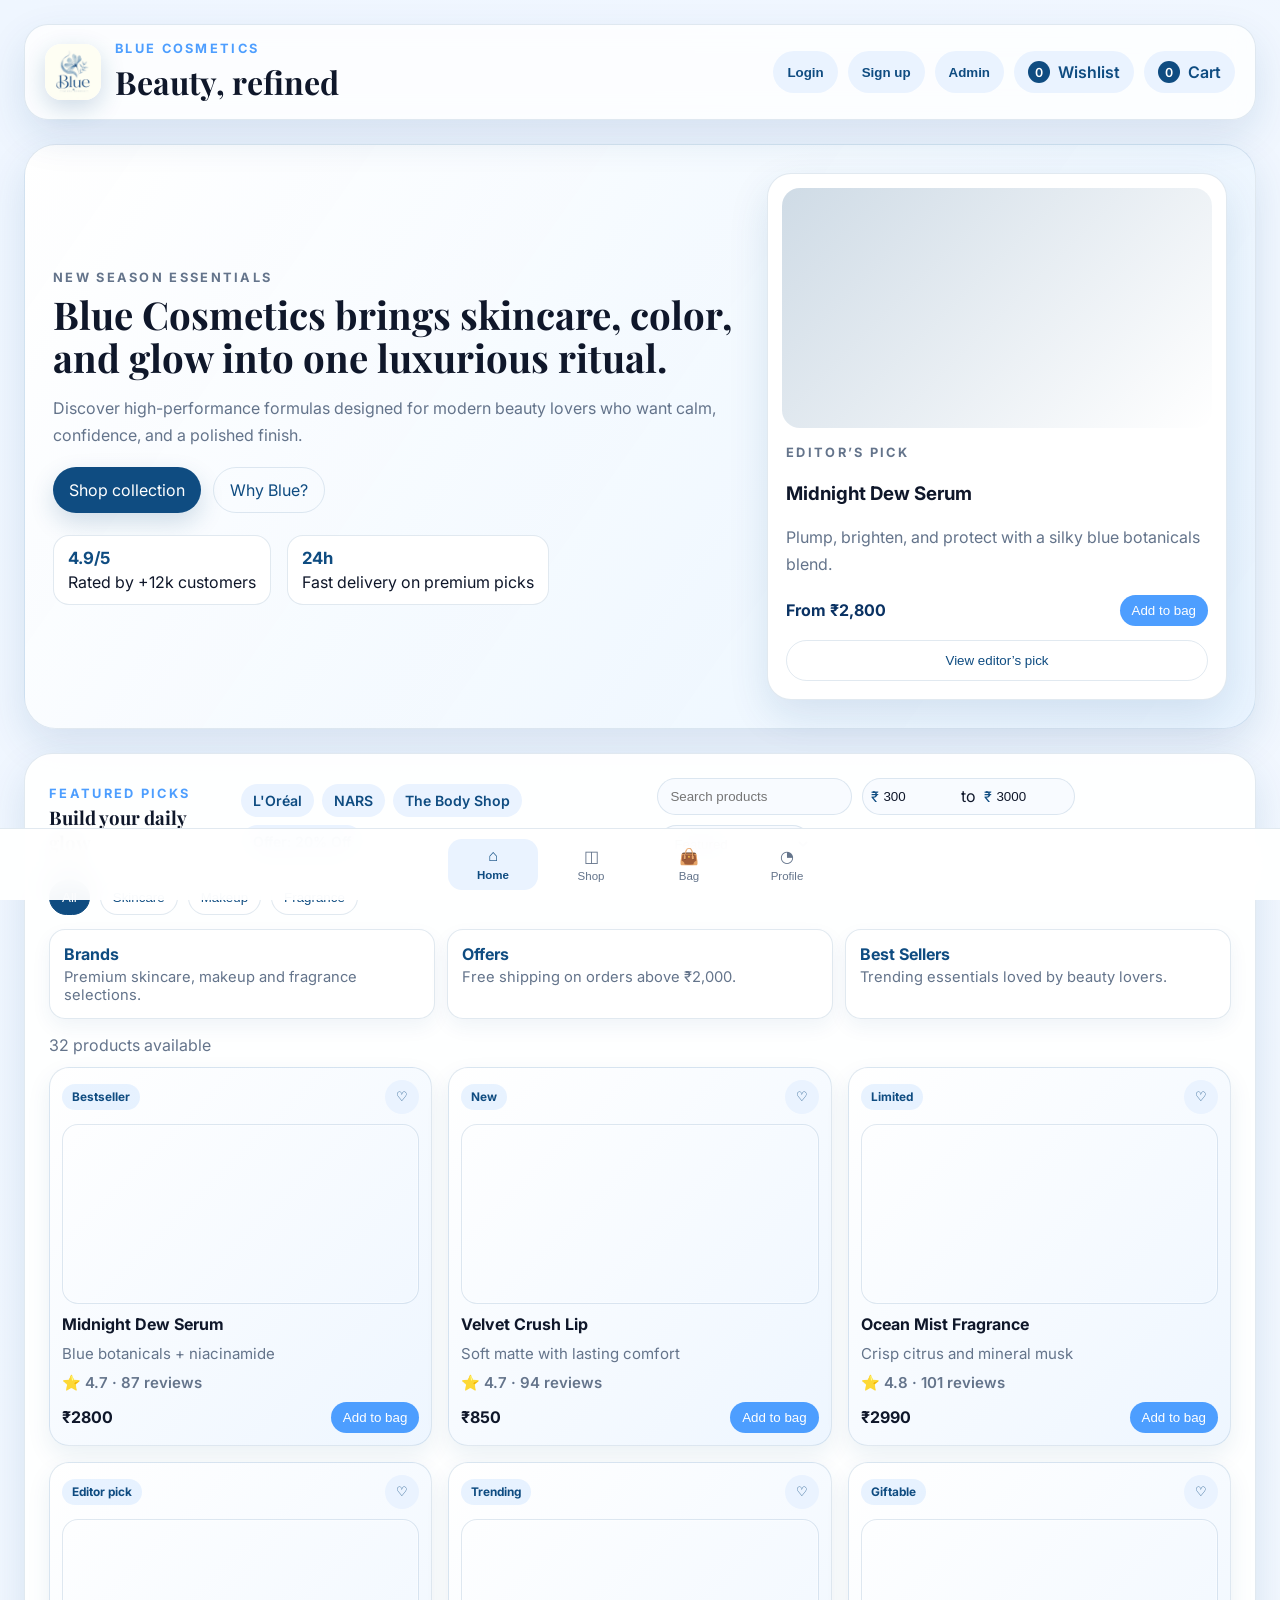
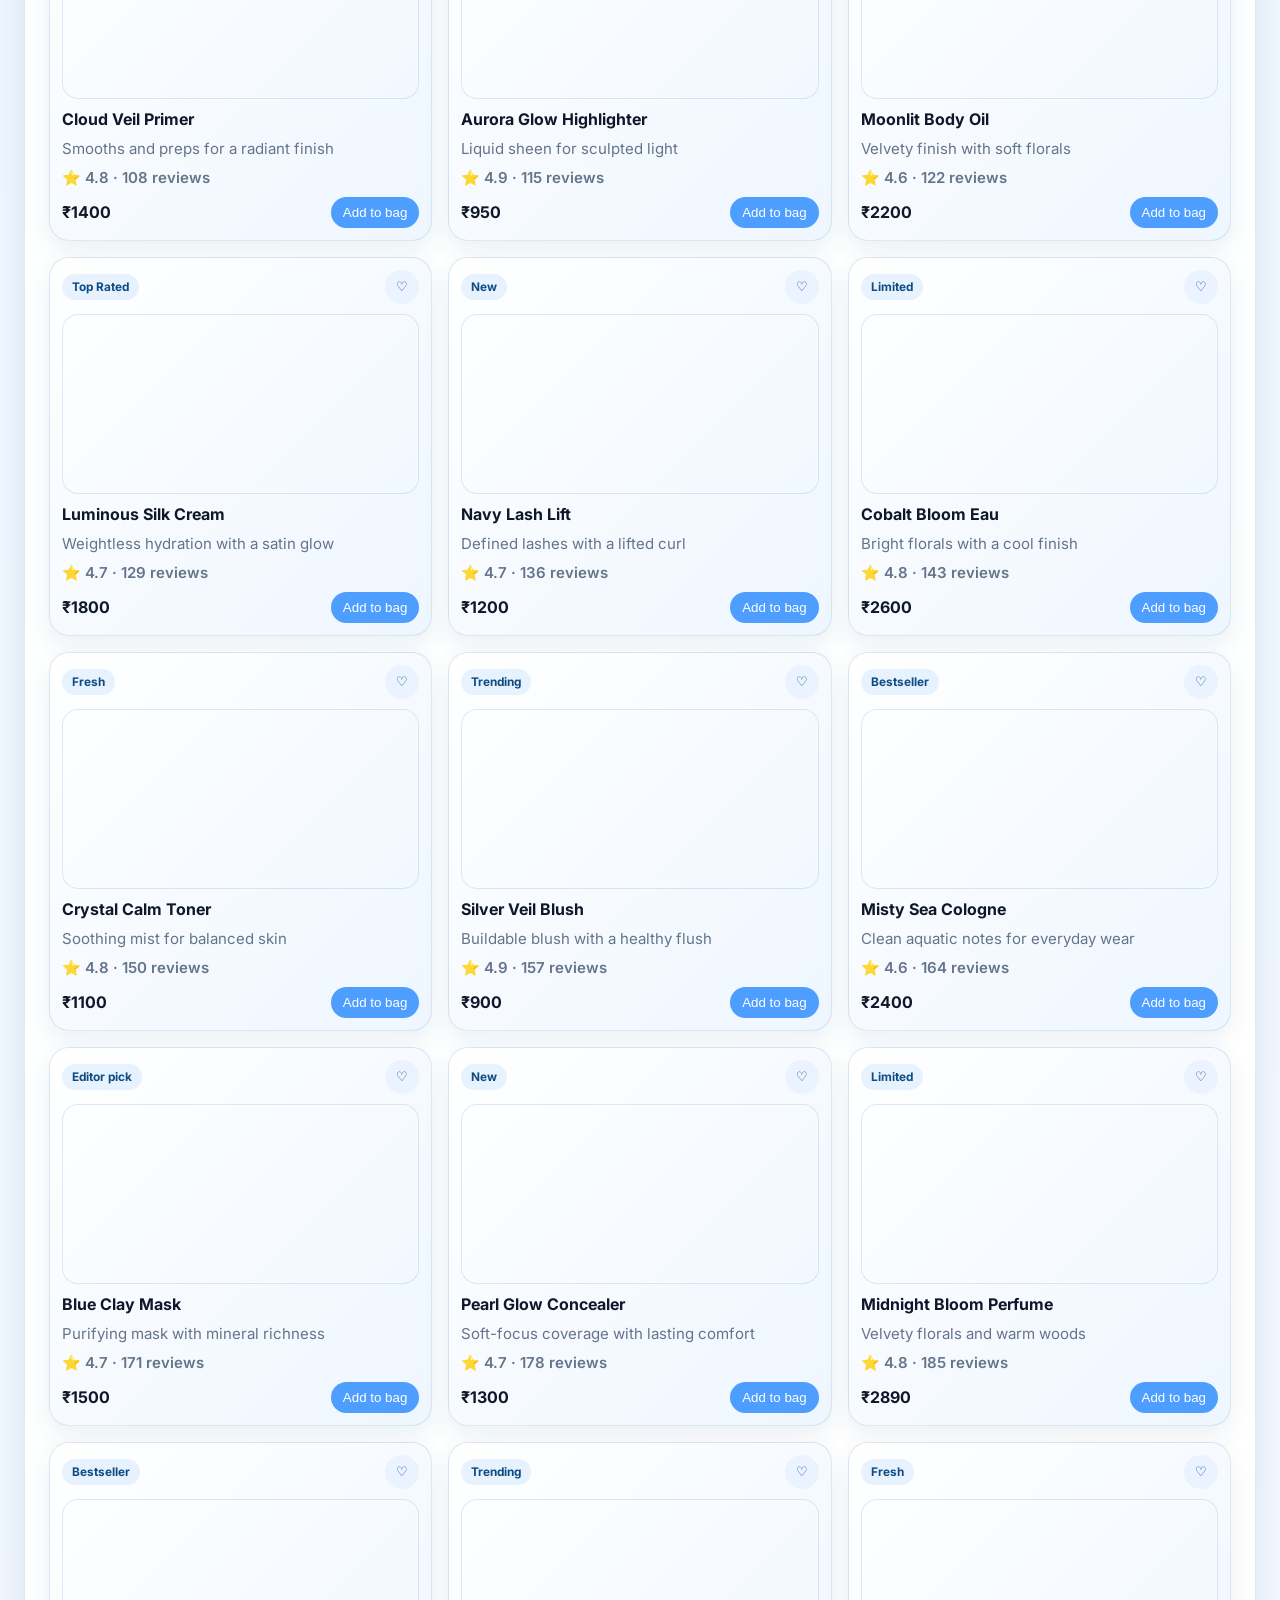
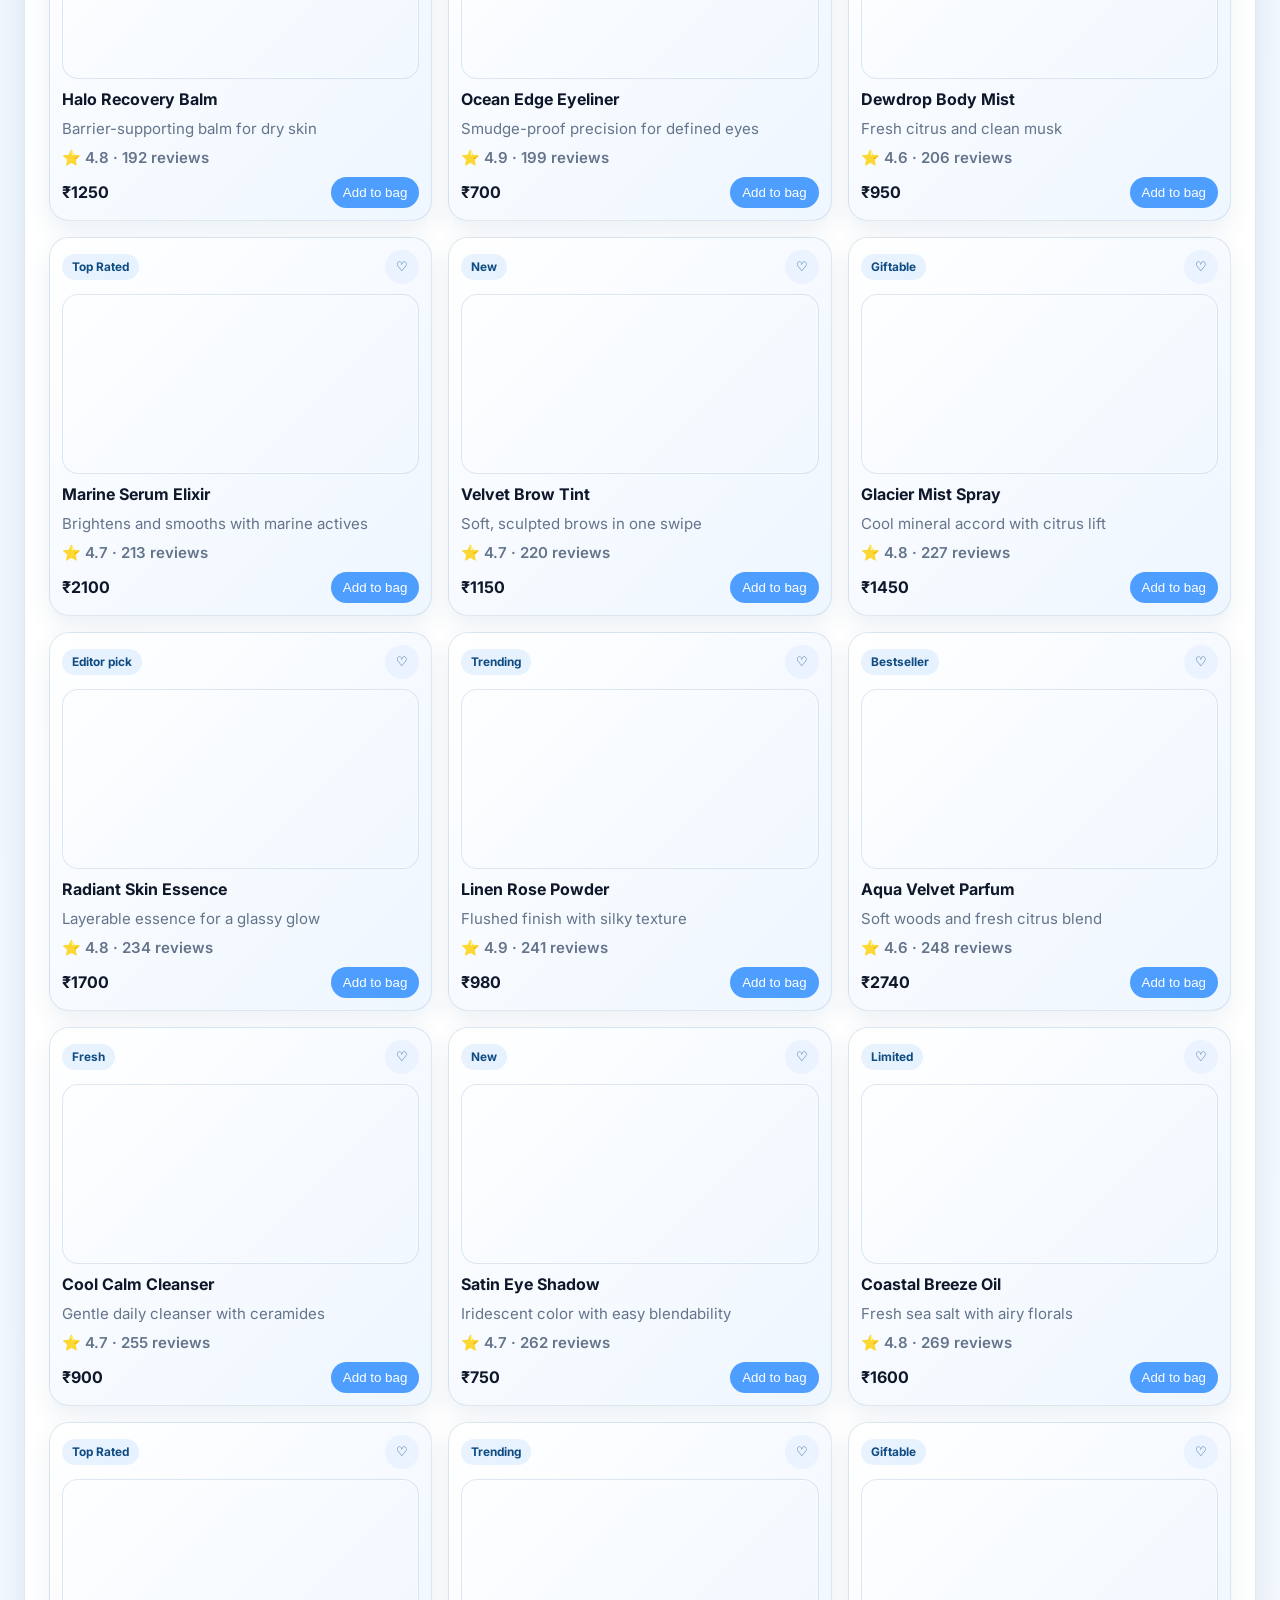
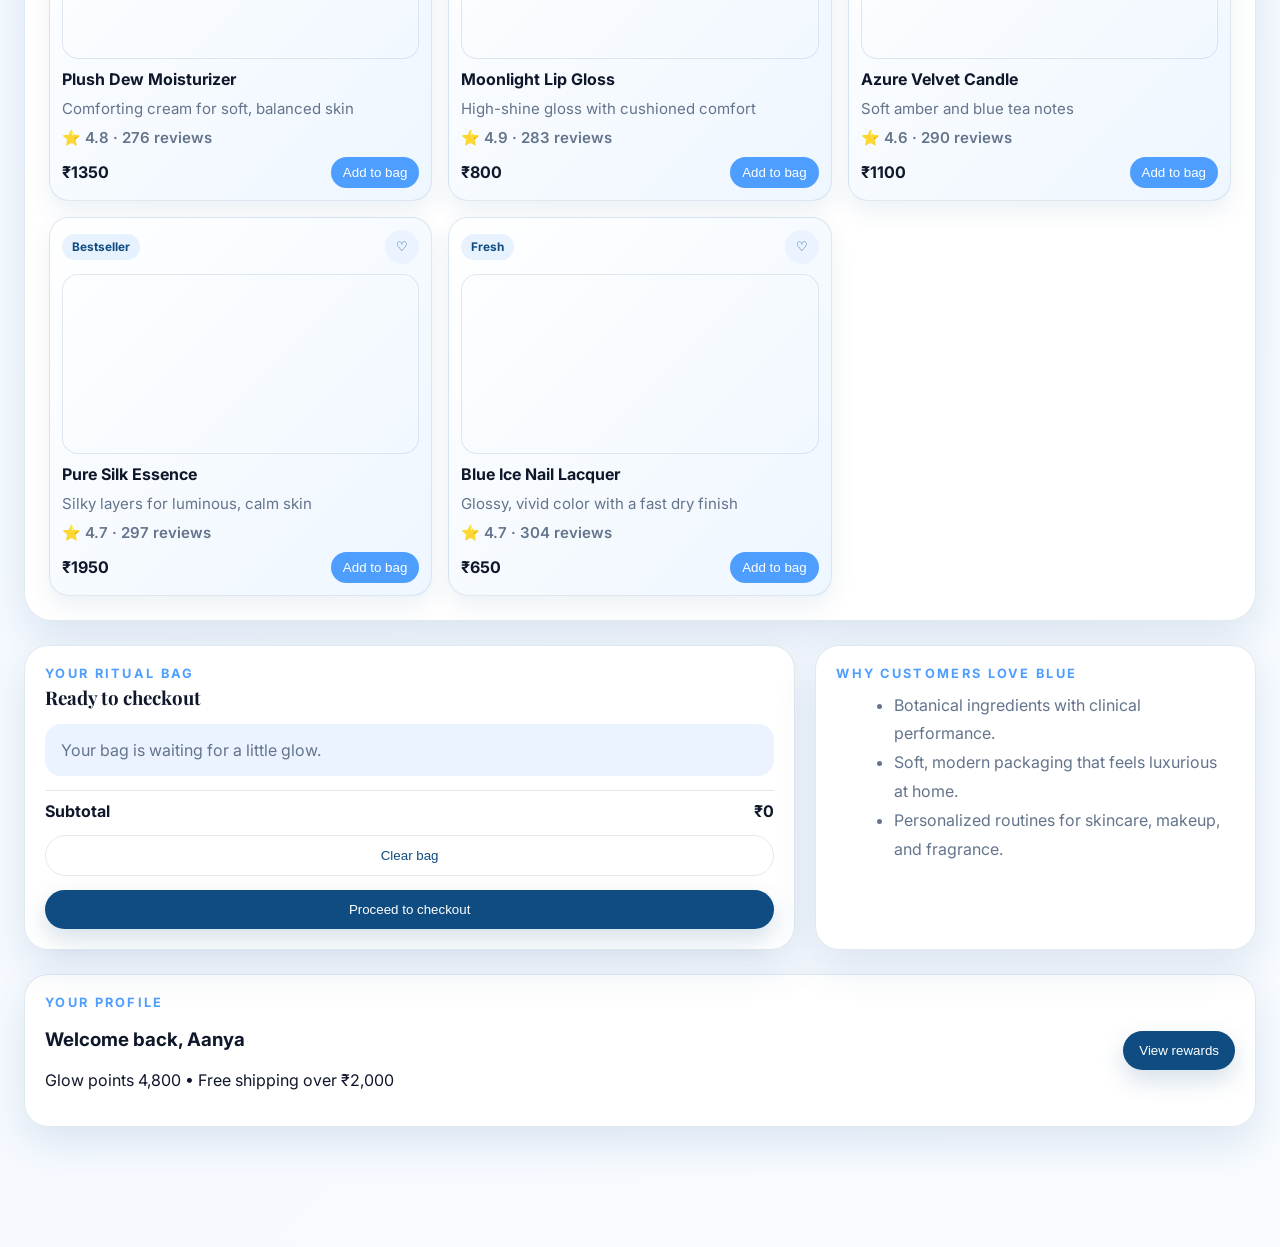
<file: index.html>
<!DOCTYPE html>
<html lang="en">
  <head>
    <meta charset="UTF-8" />
    <meta name="viewport" content="width=device-width, initial-scale=1.0" />
    <title>Blue Cosmetics</title>
    <link rel="preconnect" href="https://fonts.googleapis.com" />
    <link rel="preconnect" href="https://fonts.gstatic.com" crossorigin />
    <link
      href="https://fonts.googleapis.com/css2?family=Inter:wght@400;500;600;700&family=Playfair+Display:wght@600;700&display=swap"
      rel="stylesheet"
    />
    <link rel="stylesheet" href="styles.css" />
    <link rel="manifest" href="manifest.json" />
    <meta name="theme-color" content="#2563eb" />
  </head>
  <body>
    <div class="page-shell">
      <header class="topbar">
        <div class="brand">
          <img src="blue log.png" alt="Blue Cosmetics logo" />
          <div>
            <p class="eyebrow">Blue Cosmetics</p>
            <h1>Beauty, refined</h1>
          </div>
        </div>
        <div class="top-actions">
          <button class="pill action-pill" data-action="open-auth" data-mode="login">Login</button>
          <button class="pill action-pill" data-action="open-auth" data-mode="signup">Sign up</button>
          <button class="pill action-pill" data-action="open-admin">Admin</button>
          <div class="pill">
            <span id="wishlistCount">0</span>
            Wishlist
          </div>
          <div class="pill">
            <span id="cartCount">0</span>
            Cart
          </div>
        </div>
      </header>

      <div id="toast" class="toast" aria-live="polite"></div>

      <div id="authModal" class="modal hidden" aria-hidden="true">
        <div class="modal-card">
          <button class="modal-close" data-action="close-modal" aria-label="Close">×</button>
          <div class="modal-tabs">
            <button class="modal-tab active" data-auth-tab="login">Login</button>
            <button class="modal-tab" data-auth-tab="signup">Sign up</button>
          </div>
          <form class="auth-form">
            <input id="signupName" class="hidden" type="text" placeholder="Full name" />
            <input id="authEmail" type="email" placeholder="Email" />
            <input id="authPassword" type="password" placeholder="Password" />
            <input id="authConfirm" class="hidden" type="password" placeholder="Confirm password" />
            <button class="primary-btn full" type="button" data-action="auth-submit">Continue</button>
          </form>
        </div>
      </div>

      <div id="checkoutModal" class="modal hidden" aria-hidden="true">
        <div class="modal-card checkout-card">
          <button class="modal-close" data-action="close-modal" aria-label="Close">×</button>
          <div class="checkout-layout">
            <div>
              <p class="eyebrow">Checkout</p>
              <h3>Delivery details</h3>
              <form class="auth-form">
                <input type="text" placeholder="Full name" />
                <input type="text" placeholder="Address" />
                <input type="text" placeholder="Phone number" />
                <input type="text" placeholder="Card ending in 4242" />
              </form>
            </div>
            <div class="summary-card">
              <p class="eyebrow">Order summary</p>
              <div id="checkoutSummary" class="checkout-summary"></div>
              <div class="coupon-box">
                <label for="couponCode">Coupon code</label>
                <input id="couponCode" type="text" placeholder="Enter coupon" />
                <button class="ghost-btn full" type="button" data-action="apply-coupon">Apply coupon</button>
                <div class="coupon-offers">
                  <button class="pill" type="button" data-action="apply-coupon" data-coupon="blue20">blue20 · 20% off</button>
                  <button class="pill" type="button" data-action="apply-coupon" data-coupon="glow10">glow10 · 10% off</button>
                  <button class="pill" type="button" data-action="apply-coupon" data-coupon="freegift">freegift · Free shipping</button>
                  <button class="pill" type="button" data-action="apply-coupon" data-coupon="firstbuy">firstbuy · 15% off</button>
                </div>
              </div>
              <div class="payment-options">
                <label class="payment-option"><input type="radio" name="paymentMethod" value="gpay" checked /> Google Pay</label>
                <label class="payment-option"><input type="radio" name="paymentMethod" value="cod" /> Cash on Delivery</label>
              </div>
              <div id="orderConfirmation" class="checkout-confirmation hidden">
                <strong>Payment successful!</strong>
                <p>Your order is confirmed and will be delivered shortly.</p>
              </div>
              <div class="summary-row">
                <span>Total</span>
                <strong id="checkoutTotal">₹0</strong>
              </div>
              <button class="primary-btn full" data-action="place-order">Place order</button>
            </div>
          </div>
        </div>
      </div>

      <div id="rewardsModal" class="modal hidden" aria-hidden="true">
        <div class="modal-card">
          <button class="modal-close" data-action="close-modal" aria-label="Close">×</button>
          <p class="eyebrow">Rewards</p>
          <h3>Your glow points</h3>
          <div class="reward-box">
            <strong>4,800</strong>
            <p>Unlock free shipping and exclusive skincare drops.</p>
          </div>
          <button class="primary-btn full" data-action="close-modal">Close rewards</button>
        </div>
      </div>

      <div id="adminModal" class="modal hidden" aria-hidden="true">
        <div class="modal-card admin-modal-card">
          <button class="modal-close" data-action="close-modal" aria-label="Close">×</button>
          <div class="admin-panel admin-login-panel">
            <p class="eyebrow">Admin & security</p>
            <h3>Secure dashboard</h3>
            <p class="hint-text">Hint: blueadmin2026</p>
            <div class="auth-form admin-login-form">
              <input id="adminPassword" type="password" placeholder="Enter admin password" />
              <button class="primary-btn full" type="button" data-action="auth-submit">Enter secure area</button>
            </div>
          </div>
        </div>
      </div>

      <main>
        <section id="home" class="hero">
          <div class="hero-copy">
            <p class="eyebrow">New season essentials</p>
            <h2>Blue Cosmetics brings skincare, color, and glow into one luxurious ritual.</h2>
            <p>
              Discover high-performance formulas designed for modern beauty lovers who want calm, confidence, and a polished finish.
            </p>
            <div class="hero-actions">
              <a class="primary-btn" href="#shop">Shop collection</a>
              <a class="ghost-btn" href="#about">Why Blue?</a>
            </div>
            <div class="hero-stats">
              <div>
                <strong>4.9/5</strong>
                <span>Rated by +12k customers</span>
              </div>
              <div>
                <strong>24h</strong>
                <span>Fast delivery on premium picks</span>
              </div>
            </div>
          </div>

          <div class="hero-card">
            <div class="hero-card-image"></div>
            <div class="hero-card-content">
              <p class="eyebrow">Editor’s pick</p>
              <h3>Midnight Dew Serum</h3>
              <p>Plump, brighten, and protect with a silky blue botanicals blend.</p>
              <div class="price-row">
                <span>From ₹2,800</span>
                <button class="mini-btn" data-action="cart" data-id="1">Add to bag</button>
              </div>
              <button class="ghost-btn full" data-action="open-editor-pick">View editor’s pick</button>
            </div>
          </div>
        </section>

        <section id="shop" class="shop-section">
          <div class="section-heading">
            <div>
              <p class="eyebrow">Featured picks</p>
              <h3>Build your daily glow</h3>
            </div>
            <div class="brand-strip">
              <span class="brand-pill">L'Oréal</span>
              <span class="brand-pill">NARS</span>
              <span class="brand-pill">The Body Shop</span>
              <span class="brand-pill">Offer: 20% Off</span>
            </div>
            <div class="controls">
              <input id="searchInput" type="text" placeholder="Search products" />
              <div class="price-range">
                <label>₹<input id="minPrice" type="number" min="300" max="3000" step="50" value="300" /></label>
                <span>to</span>
                <label>₹<input id="maxPrice" type="number" min="300" max="3000" step="50" value="3000" /></label>
              </div>
              <select id="sortSelect">
                <option value="featured">Featured</option>
                <option value="price-asc">Price: Low to High</option>
                <option value="price-desc">Price: High to Low</option>
              </select>
            </div>
          </div>

          <div id="filters" class="filters"></div>
          <div class="catalog-highlights">
            <div class="highlight-card">
              <strong>Brands</strong>
              <p>Premium skincare, makeup and fragrance selections.</p>
            </div>
            <div class="highlight-card">
              <strong>Offers</strong>
              <p>Free shipping on orders above ₹2,000.</p>
            </div>
            <div class="highlight-card">
              <strong>Best Sellers</strong>
              <p>Trending essentials loved by beauty lovers.</p>
            </div>
          </div>
          <p id="resultsCount" class="results-count"></p>
          <div id="productsGrid" class="products-grid"></div>
        </section>

        <section id="about" class="bottom-grid">
          <div class="cart-card">
            <div class="section-heading compact">
              <div>
                <p class="eyebrow">Your ritual bag</p>
                <h3>Ready to checkout</h3>
              </div>
            </div>
            <div id="cartList" class="cart-list"></div>
            <div class="summary-row">
              <span>Subtotal</span>
              <strong id="subtotal">₹0</strong>
            </div>
            <button class="ghost-btn full" data-action="clear-cart">Clear bag</button>
            <button class="primary-btn full" data-action="open-checkout">Proceed to checkout</button>
          </div>

          <div class="info-card">
            <p class="eyebrow">Why customers love Blue</p>
            <ul>
              <li>Botanical ingredients with clinical performance.</li>
              <li>Soft, modern packaging that feels luxurious at home.</li>
              <li>Personalized routines for skincare, makeup, and fragrance.</li>
            </ul>
          </div>
        </section>

        <section id="profile" class="profile-card">
          <div class="profile-card-content">
            <div>
              <p class="eyebrow">Your profile</p>
              <h3>Welcome back, Aanya</h3>
              <p>Glow points 4,800 • Free shipping over ₹2,000</p>
            </div>
            <button class="primary-btn" data-action="open-rewards">View rewards</button>
          </div>
        </section>
      </main>

      <section id="adminSection" class="admin-dashboard-panel hidden">
        <div class="section-heading admin-panel-heading">
          <div>
            <p class="eyebrow">Admin Dashboard</p>
            <h3>Blue Cosmetics Control Center</h3>
          </div>
          <button class="primary-btn logout-btn" data-action="admin-logout">Logout</button>
        </div>
        <div class="admin-tabs">
          <button class="admin-tab active" data-admin-tab="users">Users</button>
          <button class="admin-tab" data-admin-tab="products">Products</button>
          <button class="admin-tab" data-admin-tab="orders">Orders</button>
        </div>
        <div id="adminTabContent" class="admin-tab-content"></div>
      </section>
    </div>

    <nav class="bottom-nav" aria-label="Bottom navigation">
      <button class="nav-item active" data-target="home">
        <span>⌂</span>
        <small>Home</small>
      </button>
      <button class="nav-item" data-target="shop">
        <span>◫</span>
        <small>Shop</small>
      </button>
      <button class="nav-item" data-target="about">
        <span>👜</span>
        <small>Bag</small>
      </button>
      <button class="nav-item" data-target="profile">
        <span>◔</span>
        <small>Profile</small>
      </button>
    </nav>

    <script src="script.js"></script>
  </body>
</html>
</file>
<file: styles.css>
:root {
  color-scheme: light;
  --bg: #f4f8ff;
  --surface: #ffffff;
  --surface-2: #eaf3ff;
  --text: #0f172a;
  --muted: #64748b;
  --primary: #0f4c81;
  --primary-strong: #0a3263;
  --accent: #4d9eff;
  --border: rgba(15, 76, 129, 0.12);
  --shadow: 0 16px 40px rgba(15, 76, 129, 0.12);
}

* {
  box-sizing: border-box;
}

body {
  margin: 0;
  font-family: 'Inter', 'Segoe UI', sans-serif;
  background: linear-gradient(135deg, #eff6ff 0%, #f8fbff 100%);
  color: var(--text);
  padding-bottom: 96px;
}

img {
  display: block;
  max-width: 100%;
}

.page-shell {
  max-width: 1280px;
  margin: 0 auto;
  padding: 24px;
}

.topbar {
  display: flex;
  justify-content: space-between;
  align-items: center;
  padding: 16px 20px;
  border: 1px solid var(--border);
  border-radius: 24px;
  background: rgba(255, 255, 255, 0.8);
  backdrop-filter: blur(12px);
  box-shadow: var(--shadow);
}

.brand {
  display: flex;
  align-items: center;
  gap: 14px;
}

.brand img {
  width: 56px;
  height: 56px;
  border-radius: 16px;
  object-fit: cover;
  box-shadow: 0 8px 24px rgba(15, 76, 129, 0.2);
}

.brand h1,
.hero h2,
.section-heading h3,
.info-card h3,
.cart-card h3 {
  margin: 0;
  font-family: 'Playfair Display', serif;
}

.eyebrow {
  margin: 0 0 4px;
  color: var(--accent);
  font-size: 0.8rem;
  font-weight: 700;
  letter-spacing: 0.18em;
  text-transform: uppercase;
}

.top-actions {
  display: flex;
  gap: 10px;
}

.pill {
  display: flex;
  align-items: center;
  gap: 8px;
  padding: 10px 14px;
  border-radius: 999px;
  background: var(--surface-2);
  color: var(--primary);
  font-weight: 600;
  border: none;
}

.action-pill {
  cursor: pointer;
}

.pill span {
  display: inline-grid;
  place-items: center;
  width: 22px;
  height: 22px;
  border-radius: 50%;
  background: var(--primary);
  color: white;
  font-size: 0.78rem;
}

.hero {
  display: grid;
  grid-template-columns: 1.2fr 0.8fr;
  gap: 24px;
  align-items: center;
  margin-top: 24px;
  padding: 28px;
  border-radius: 32px;
  background: linear-gradient(125deg, rgba(255,255,255,0.95), rgba(232,243,255,0.92));
  border: 1px solid var(--border);
  box-shadow: var(--shadow);
}

.hero h2 {
  font-size: clamp(1.8rem, 3vw, 2.8rem);
  line-height: 1.12;
  margin-bottom: 12px;
}

.hero p {
  color: var(--muted);
  line-height: 1.7;
}

.hero-actions {
  display: flex;
  flex-wrap: wrap;
  gap: 12px;
  margin-top: 18px;
}

.primary-btn,
.ghost-btn,
.mini-btn {
  display: inline-flex;
  justify-content: center;
  align-items: center;
  text-decoration: none;
  border: none;
  cursor: pointer;
  transition: transform 0.2s ease, box-shadow 0.2s ease;
}

.primary-btn:hover,
.ghost-btn:hover,
.mini-btn:hover {
  transform: translateY(-1px);
}

.primary-btn {
  padding: 12px 16px;
  background: var(--primary);
  color: white;
  border-radius: 999px;
  box-shadow: 0 10px 24px rgba(15, 76, 129, 0.18);
}

.ghost-btn {
  padding: 12px 16px;
  color: var(--primary);
  background: transparent;
  border: 1px solid var(--border);
  border-radius: 999px;
}

.hero-stats {
  display: flex;
  flex-wrap: wrap;
  gap: 16px;
  margin-top: 22px;
}

.hero-stats div {
  display: flex;
  flex-direction: column;
  gap: 4px;
  min-width: 180px;
  padding: 12px 14px;
  border-radius: 16px;
  background: white;
  border: 1px solid var(--border);
}

.hero-stats strong {
  color: var(--primary);
  font-size: 1.05rem;
}

.hero-card {
  padding: 14px;
  border-radius: 24px;
  background: var(--surface);
  border: 1px solid var(--border);
  box-shadow: var(--shadow);
}

.hero-card-image {
  height: 240px;
  border-radius: 18px;
  background:
    linear-gradient(135deg, rgba(15, 76, 129, 0.2), transparent),
    url('https://images.unsplash.com/photo-1522337360788-8b13dee7a37e?auto=format&fit=crop&w=900&q=80') center/cover;
}

.hero-card-content {
  padding: 14px 4px 4px;
}

.price-row {
  display: flex;
  justify-content: space-between;
  align-items: center;
  margin-top: 10px;
  color: var(--primary-strong);
  font-weight: 700;
}

.mini-btn {
  padding: 8px 12px;
  border-radius: 999px;
  background: var(--accent);
  color: white;
}

.shop-section {
  margin-top: 24px;
  padding: 24px;
  border-radius: 28px;
  background: rgba(255,255,255,0.92);
  border: 1px solid var(--border);
  box-shadow: var(--shadow);
}

.section-heading {
  display: flex;
  justify-content: space-between;
  align-items: center;
  gap: 12px;
  margin-bottom: 14px;
}

.section-heading.compact {
  margin-bottom: 0;
}

.controls {
  display: flex;
  flex-wrap: wrap;
  gap: 10px;
}

.controls input,
.controls select {
  padding: 10px 12px;
  border: 1px solid var(--border);
  border-radius: 999px;
  background: #f8fbff;
  color: var(--text);
}

.price-range {
  display: flex;
  align-items: center;
  gap: 8px;
  padding: 4px 8px;
  border: 1px solid var(--border);
  border-radius: 999px;
  background: #f8fbff;
}

.price-range label {
  display: flex;
  align-items: center;
  gap: 4px;
  font-size: 0.9rem;
  color: var(--primary);
}

.price-range input {
  width: 70px;
  border: none;
  background: transparent;
  padding: 0;
}

.price-range input:focus {
  outline: none;
}

.filters {
  display: flex;
  flex-wrap: wrap;
  gap: 10px;
  margin: 16px 0 8px;
}

.filter-btn {
  padding: 9px 12px;
  border: 1px solid var(--border);
  border-radius: 999px;
  background: white;
  color: var(--primary);
  cursor: pointer;
}

.filter-btn.active {
  background: var(--primary);
  color: white;
  border-color: var(--primary);
}

.results-count {
  margin: 4px 0 12px;
  color: var(--muted);
}

.brand-strip {
  display: flex;
  flex-wrap: wrap;
  gap: 8px;
}

.brand-pill {
  display: inline-flex;
  align-items: center;
  padding: 8px 12px;
  border-radius: 999px;
  background: var(--surface-2);
  color: var(--primary);
  font-size: 0.88rem;
  font-weight: 600;
}

.catalog-highlights {
  display: grid;
  grid-template-columns: repeat(3, minmax(0, 1fr));
  gap: 12px;
  margin: 14px 0 16px;
}

.highlight-card {
  padding: 14px;
  border-radius: 16px;
  background: white;
  border: 1px solid var(--border);
  box-shadow: 0 8px 20px rgba(15, 76, 129, 0.06);
}

.highlight-card strong {
  display: block;
  color: var(--primary);
  margin-bottom: 4px;
}

.highlight-card p {
  margin: 0;
  color: var(--muted);
  font-size: 0.92rem;
}

.products-grid {
  display: grid;
  grid-template-columns: repeat(3, minmax(0, 1fr));
  gap: 16px;
}

.product-card {
  display: flex;
  flex-direction: column;
  gap: 10px;
  padding: 12px;
  border-radius: 20px;
  background: linear-gradient(135deg, #ffffff 0%, #eef6ff 100%);
  border: 1px solid var(--border);
  box-shadow: 0 10px 24px rgba(15, 76, 129, 0.08);
  transition: transform 0.2s ease, box-shadow 0.2s ease;
}

.product-card:hover {
  transform: translateY(-2px);
  box-shadow: 0 12px 24px rgba(15, 76, 129, 0.1);
}

.product-image {
  height: 180px;
  border-radius: 16px;
  background-size: cover;
  background-position: center;
  border: 1px solid rgba(15, 76, 129, 0.12);
  box-shadow: inset 0 0 0 1px rgba(255,255,255,0.4);
}

.product-top {
  display: flex;
  justify-content: space-between;
  align-items: center;
}

.product-top button {
  border: none;
  background: var(--surface-2);
  color: var(--primary);
  width: 34px;
  height: 34px;
  border-radius: 50%;
  cursor: pointer;
}

.product-card h4 {
  margin: 0;
  font-size: 1rem;
}

.product-card p {
  margin: 0;
  color: var(--muted);
  font-size: 0.94rem;
}

.product-reviews {
  margin-top: -2px;
  color: var(--primary);
  font-size: 0.86rem;
  font-weight: 600;
}

.product-meta {
  display: flex;
  justify-content: space-between;
  align-items: center;
  margin-top: auto;
}

.badge {
  display: inline-flex;
  padding: 6px 10px;
  border-radius: 999px;
  background: rgba(77, 158, 255, 0.12);
  color: var(--primary);
  font-size: 0.74rem;
  font-weight: 700;
}

.bottom-grid {
  display: grid;
  grid-template-columns: 1.4fr 0.8fr;
  gap: 20px;
  margin-top: 24px;
}

.cart-card,
.info-card {
  padding: 20px;
  border-radius: 24px;
  border: 1px solid var(--border);
  background: rgba(255,255,255,0.95);
  box-shadow: var(--shadow);
}

.cart-list {
  display: grid;
  gap: 10px;
  margin-top: 14px;
}

.cart-item {
  display: flex;
  justify-content: space-between;
  align-items: center;
  padding: 10px 12px;
  border-radius: 16px;
  background: var(--surface-2);
}

.summary-row {
  display: flex;
  justify-content: space-between;
  align-items: center;
  margin-top: 14px;
  padding-top: 10px;
  border-top: 1px solid var(--border);
  font-weight: 700;
}

.coupon-box,
.payment-options {
  display: grid;
  gap: 8px;
  margin: 10px 0;
}

.coupon-box input {
  width: 100%;
  padding: 10px 12px;
  border: 1px solid var(--border);
  border-radius: 999px;
}

.payment-option {
  display: flex;
  align-items: center;
  gap: 8px;
  color: var(--primary);
  font-weight: 600;
}

.cart-item-actions {
  display: flex;
  align-items: center;
  gap: 10px;
}

.qty-controls {
  display: flex;
  align-items: center;
  gap: 6px;
  padding: 4px 8px;
  border-radius: 999px;
  background: white;
  border: 1px solid var(--border);
}

.qty-controls button {
  border: none;
  background: transparent;
  cursor: pointer;
  color: var(--primary);
  font-size: 1rem;
}

.text-btn {
  border: none;
  background: transparent;
  color: var(--accent);
  cursor: pointer;
  font-weight: 600;
}

.full {
  width: 100%;
  margin-top: 14px;
}

.toast {
  position: fixed;
  right: 20px;
  bottom: 20px;
  padding: 12px 16px;
  border-radius: 999px;
  background: var(--primary);
  color: white;
  box-shadow: var(--shadow);
  opacity: 0;
  transform: translateY(12px);
  pointer-events: none;
  transition: all 0.2s ease;
  z-index: 50;
}

.toast.show {
  opacity: 1;
  transform: translateY(0);
}

.modal {
  position: fixed;
  inset: 0;
  background: rgba(6, 20, 35, 0.6);
  display: grid;
  place-items: center;
  padding: 20px;
  z-index: 80;
}

.modal.hidden {
  display: none;
}

.modal-card {
  position: relative;
  width: min(560px, 100%);
  max-height: 90vh;
  overflow: auto;
  padding: 22px;
  border-radius: 24px;
  background: white;
  box-shadow: var(--shadow);
}

.modal-close {
  position: absolute;
  top: 12px;
  right: 12px;
  border: none;
  background: var(--surface-2);
  color: var(--primary);
  width: 34px;
  height: 34px;
  border-radius: 50%;
  cursor: pointer;
}

.modal-tabs {
  display: flex;
  gap: 8px;
  margin-bottom: 16px;
}

.modal-tab {
  border: none;
  border-radius: 999px;
  padding: 8px 12px;
  background: var(--surface-2);
  color: var(--primary);
  cursor: pointer;
}

.modal-tab.active {
  background: var(--primary);
  color: white;
}

.auth-form {
  display: grid;
  gap: 12px;
}

.auth-form input {
  border: 1px solid var(--border);
  border-radius: 999px;
  padding: 10px 12px;
  width: 100%;
}

.admin-modal-card {
  max-width: 680px;
}

.admin-panel {
  display: grid;
  gap: 18px;
}

.admin-tabs {
  display: flex;
  gap: 8px;
  flex-wrap: wrap;
}

.admin-tab {
  border: 1px solid var(--border);
  border-radius: 999px;
  padding: 10px 16px;
  background: var(--surface-2);
  color: var(--primary);
  cursor: pointer;
}

.admin-tab.active {
  background: var(--primary);
  color: white;
}

.admin-dashboard-panel {
  margin-top: 28px;
  padding: 24px;
  border-radius: 28px;
  background: white;
  border: 1px solid var(--border);
  box-shadow: var(--shadow);
}

.admin-panel-heading {
  display: flex;
  align-items: center;
  justify-content: space-between;
  gap: 14px;
  margin-bottom: 18px;
}

.logout-btn {
  padding: 10px 18px;
}

.admin-tab-content {
  display: grid;
  gap: 14px;
}

.admin-table {
  width: 100%;
  border-collapse: collapse;
  background: white;
  box-shadow: 0 10px 24px rgba(15, 76, 129, 0.08);
}

.admin-table th,
.admin-table td {
  padding: 12px 14px;
  border-bottom: 1px solid var(--border);
  text-align: left;
}

.admin-table th {
  background: var(--surface-2);
  color: var(--primary);
  font-weight: 700;
}

.admin-summary {
  display: grid;
  gap: 10px;
}

.admin-login-panel,
.admin-dashboard {
  width: 100%;
}

#adminSection {
  width: 100%;
}

.hidden {
  display: none !important;
}

.checkout-layout {
  display: grid;
  grid-template-columns: 1fr 1fr;
  gap: 16px;
}

.summary-card {
  padding: 14px;
  border-radius: 18px;
  background: var(--surface-2);
  display: flex;
  flex-direction: column;
  gap: 10px;
}

.checkout-summary {
  display: grid;
  gap: 8px;
  margin-top: 10px;
}

.checkout-confirmation {
  display: grid;
  gap: 8px;
  padding: 14px;
  border-radius: 16px;
  background: #eaf9f6;
  border: 1px solid #b3f1dd;
  color: #064437;
  margin-bottom: 12px;
}

.checkout-confirmation.hidden {
  display: none;
}

.security-list {
  margin: 10px 0 14px 18px;
  color: var(--muted);
  line-height: 1.7;
}

.reward-box {
  margin: 12px 0 10px;
  padding: 16px;
  border-radius: 16px;
  background: linear-gradient(135deg, var(--surface-2), white);
  border: 1px solid var(--border);
}

.reward-box strong {
  display: block;
  font-size: 1.8rem;
  color: var(--primary);
  margin-bottom: 6px;
}

.hint-text {
  margin: -4px 0 0;
  color: var(--muted);
  font-size: 0.9rem;
}

.admin-header {
  display: flex;
  flex-direction: column;
  gap: 6px;
}

.admin-dashboard .admin-tab-content {
  min-height: 220px;
}

.hidden {
  display: none !important;
}

.info-card ul {
  margin: 10px 0 0 18px;
  color: var(--muted);
  line-height: 1.8;
}

.empty-state {
  padding: 16px;
  border-radius: 16px;
  background: var(--surface-2);
  color: var(--muted);
}

.profile-card {
  margin-top: 24px;
  padding: 20px;
  border-radius: 24px;
  border: 1px solid var(--border);
  background: rgba(255,255,255,0.95);
  box-shadow: var(--shadow);
}

.profile-card-content {
  display: flex;
  justify-content: space-between;
  align-items: center;
  gap: 12px;
}

.bottom-nav {
  position: fixed;
  left: 0;
  right: 0;
  bottom: 0;
  display: flex;
  justify-content: center;
  gap: 8px;
  padding: 10px 12px calc(10px + env(safe-area-inset-bottom));
  background: rgba(255,255,255,0.94);
  backdrop-filter: blur(16px);
  border-top: 1px solid var(--border);
  z-index: 60;
}

.nav-item {
  flex: 1;
  max-width: 90px;
  border: none;
  background: transparent;
  color: var(--muted);
  padding: 8px 6px;
  border-radius: 14px;
  cursor: pointer;
  display: flex;
  flex-direction: column;
  align-items: center;
  gap: 4px;
}

.nav-item.active {
  background: var(--surface-2);
  color: var(--primary);
  font-weight: 700;
}

.nav-item span {
  font-size: 1rem;
}

.nav-item small {
  font-size: 0.72rem;
}

@media (max-width: 960px) {
  .hero,
  .bottom-grid {
    grid-template-columns: 1fr;
  }

  .products-grid {
    grid-template-columns: repeat(2, minmax(0, 1fr));
  }
}

@media (max-width: 640px) {
  .page-shell {
    padding: 14px;
  }

  .topbar,
  .hero,
  .shop-section,
  .cart-card,
  .info-card {
    padding: 16px;
  }

  .section-heading {
    flex-direction: column;
    align-items: flex-start;
  }

  .products-grid {
    grid-template-columns: 1fr;
  }

  .catalog-highlights {
    grid-template-columns: 1fr;
  }

  .profile-card-content {
    flex-direction: column;
    align-items: flex-start;
  }

  .checkout-layout {
    grid-template-columns: 1fr;
  }
}
</file>
